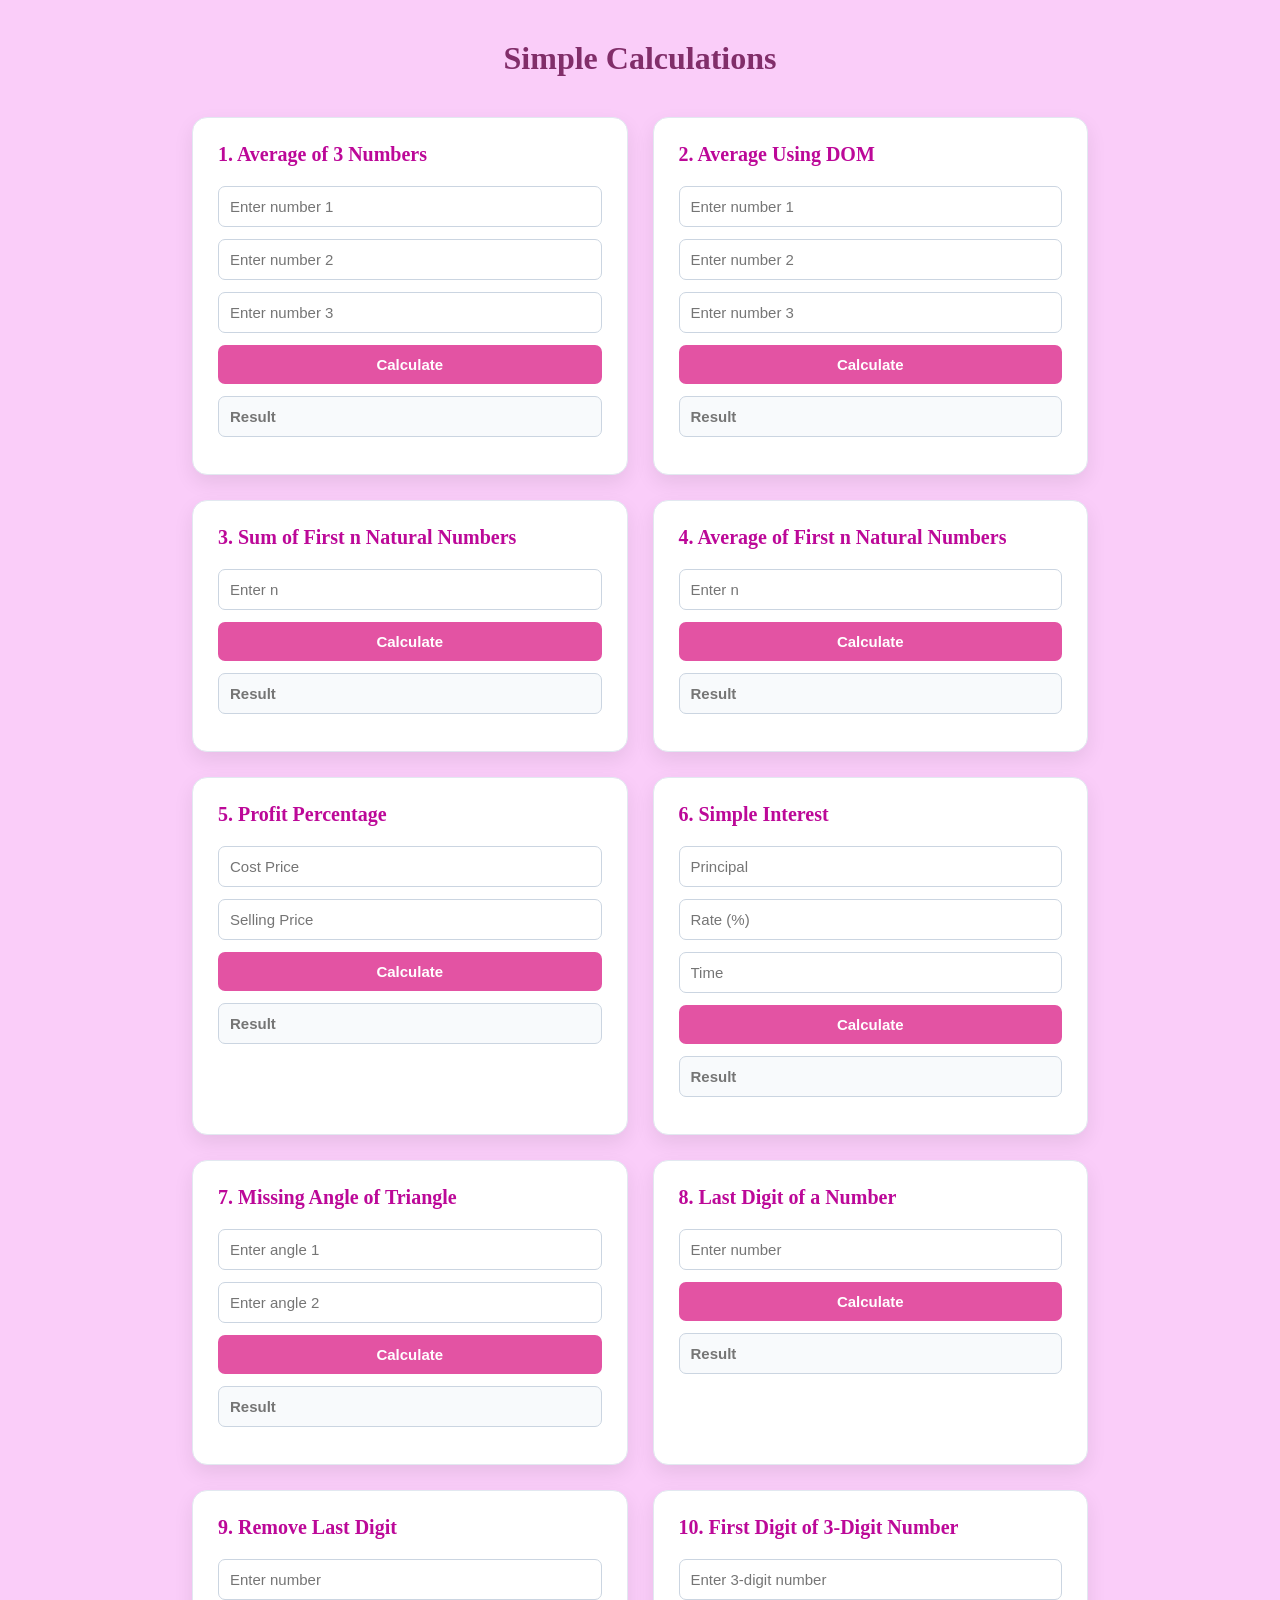
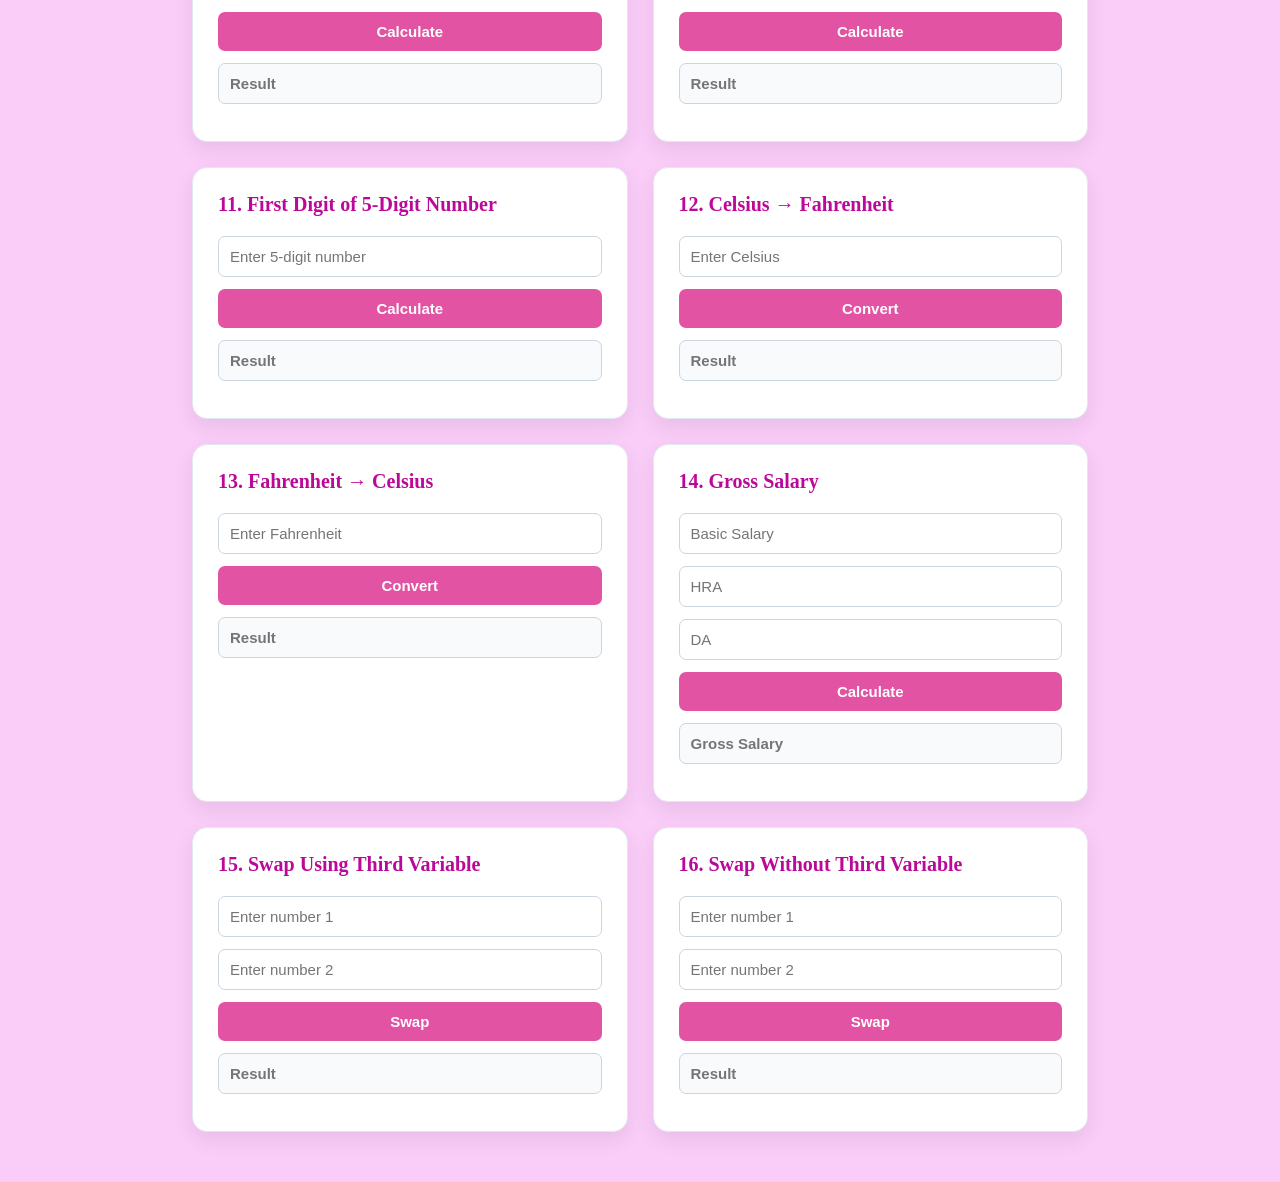
<file: 16 Logics/index.html>
<!doctype html>
<html lang="en">
  <head>
    <meta charset="UTF-8" />
    <meta name="viewport" content="width=device-width, initial-scale=1.0" />
    <title>Logic Building Tasks</title>
    <link rel="stylesheet" href="logic_sty.css" />
  </head>
  <body>
    <h1>Simple Calculations</h1>
    <div class="container">
      <div class="card">
        <h2>1. Average of 3 Numbers</h2>
        <input type="number" id="avg1" placeholder="Enter number 1" />
        <input type="number" id="avg2" placeholder="Enter number 2" />
        <input type="number" id="avg3" placeholder="Enter number 3" />
        <button onclick="average()">Calculate</button>
        <input type="text" id="avgResult" placeholder="Result" readonly />
      </div>
      <div class="card">
        <h2>2. Average Using DOM</h2>
        <input type="number" id="dom1" placeholder="Enter number 1" />
        <input type="number" id="dom2" placeholder="Enter number 2" />
        <input type="number" id="dom3" placeholder="Enter number 3" />
        <button onclick="averageDOM()">Calculate</button>
        <input type="text" id="domResult" placeholder="Result" readonly />
      </div>
      <div class="card">
        <h2>3. Sum of First n Natural Numbers</h2>
        <input type="number" id="sumN" placeholder="Enter n" />
        <button onclick="sumNatural()">Calculate</button>
        <input type="text" id="sumResult" placeholder="Result" readonly />
      </div>
      <div class="card">
        <h2>4. Average of First n Natural Numbers</h2>
        <input type="number" id="avgN" placeholder="Enter n" />
        <button onclick="averageNatural()">Calculate</button>
        <input type="text" id="avgNResult" placeholder="Result" readonly />
      </div>
      <div class="card">
        <h2>5. Profit Percentage</h2>
        <input type="number" id="cp" placeholder="Cost Price" />
        <input type="number" id="sp" placeholder="Selling Price" />
        <button onclick="profitPercentage()">Calculate</button>
        <input type="text" id="profitResult" placeholder="Result" readonly />
      </div>
      <div class="card">
        <h2>6. Simple Interest</h2>
        <input type="number" id="principal" placeholder="Principal" />
        <input type="number" id="rate" placeholder="Rate (%)" />
        <input type="number" id="time" placeholder="Time" />
        <button onclick="simpleInterest()">Calculate</button>
        <input type="text" id="siResult" placeholder="Result" readonly />
      </div>
      <div class="card">
        <h2>7. Missing Angle of Triangle</h2>
        <input type="number" id="angle1" placeholder="Enter angle 1" />
        <input type="number" id="angle2" placeholder="Enter angle 2" />
        <button onclick="missingAngle()">Calculate</button>
        <input type="text" id="angleResult" placeholder="Result" readonly />
      </div>
      <div class="card">
        <h2>8. Last Digit of a Number</h2>
        <input type="number" id="lastNum" placeholder="Enter number" />
        <button onclick="lastDigit()">Calculate</button>
        <input type="text" id="lastResult" placeholder="Result" readonly />
      </div>
      <div class="card">
        <h2>9. Remove Last Digit</h2>
        <input type="number" id="removeNum" placeholder="Enter number" />
        <button onclick="removeLastDigit()">Calculate</button>
        <input type="text" id="removeResult" placeholder="Result" readonly />
      </div>
      <div class="card">
        <h2>10. First Digit of 3-Digit Number</h2>
        <input type="number" id="threeDigit" placeholder="Enter 3-digit number"/>
        <button onclick="firstDigit3()">Calculate</button>
        <input type="text" id="threeResult" placeholder="Result" readonly />
      </div>
      <div class="card">
        <h2>11. First Digit of 5-Digit Number</h2>
        <input type="number" id="fiveDigit" placeholder="Enter 5-digit number"/>
        <button onclick="firstDigit5()">Calculate</button>
        <input type="text" id="fiveResult" placeholder="Result" readonly />
      </div>
      <div class="card">
        <h2>12. Celsius → Fahrenheit</h2>
        <input type="number" id="celsius" placeholder="Enter Celsius" />
        <button onclick="celsiusToFahrenheit()">Convert</button>
        <input type="text" id="celsiusResult" placeholder="Result" readonly />
      </div>
      <div class="card">
        <h2>13. Fahrenheit → Celsius</h2>
        <input type="number" id="fahrenheit" placeholder="Enter Fahrenheit" />
        <button onclick="fahrenheitToCelsius()">Convert</button>
        <input
          type="text" id="fahrenheitResult" placeholder="Result" readonly/>
      </div>
      <div class="card">
        <h2>14. Gross Salary</h2>
        <input type="number" id="basic" placeholder="Basic Salary" />
        <input type="number" id="hra" placeholder="HRA" />
        <input type="number" id="da" placeholder="DA" />
        <button onclick="grossSalary()">Calculate</button>
        <input type="text" id="salaryResult" placeholder="Gross Salary"readonly/>
      </div>
      <div class="card">
        <h2>15. Swap Using Third Variable</h2>
        <input type="number" id="swap1" placeholder="Enter number 1" />
        <input type="number" id="swap2" placeholder="Enter number 2" />
        <button onclick="swapWithThird()">Swap</button>
        <input type="text" id="swapThirdResult" placeholder="Result" readonly />
      </div>
      <div class="card">
        <h2>16. Swap Without Third Variable</h2>
        <input type="number" id="swapNo1" placeholder="Enter number 1" />
        <input type="number" id="swapNo2" placeholder="Enter number 2" />
        <button onclick="swapWithoutThird()">Swap</button>
        <input type="text" id="swapNoResult" placeholder="Result" readonly />
      </div>
    </div>
    <script src="logic_spt.js"></script>
  </body>
</html>
</file>
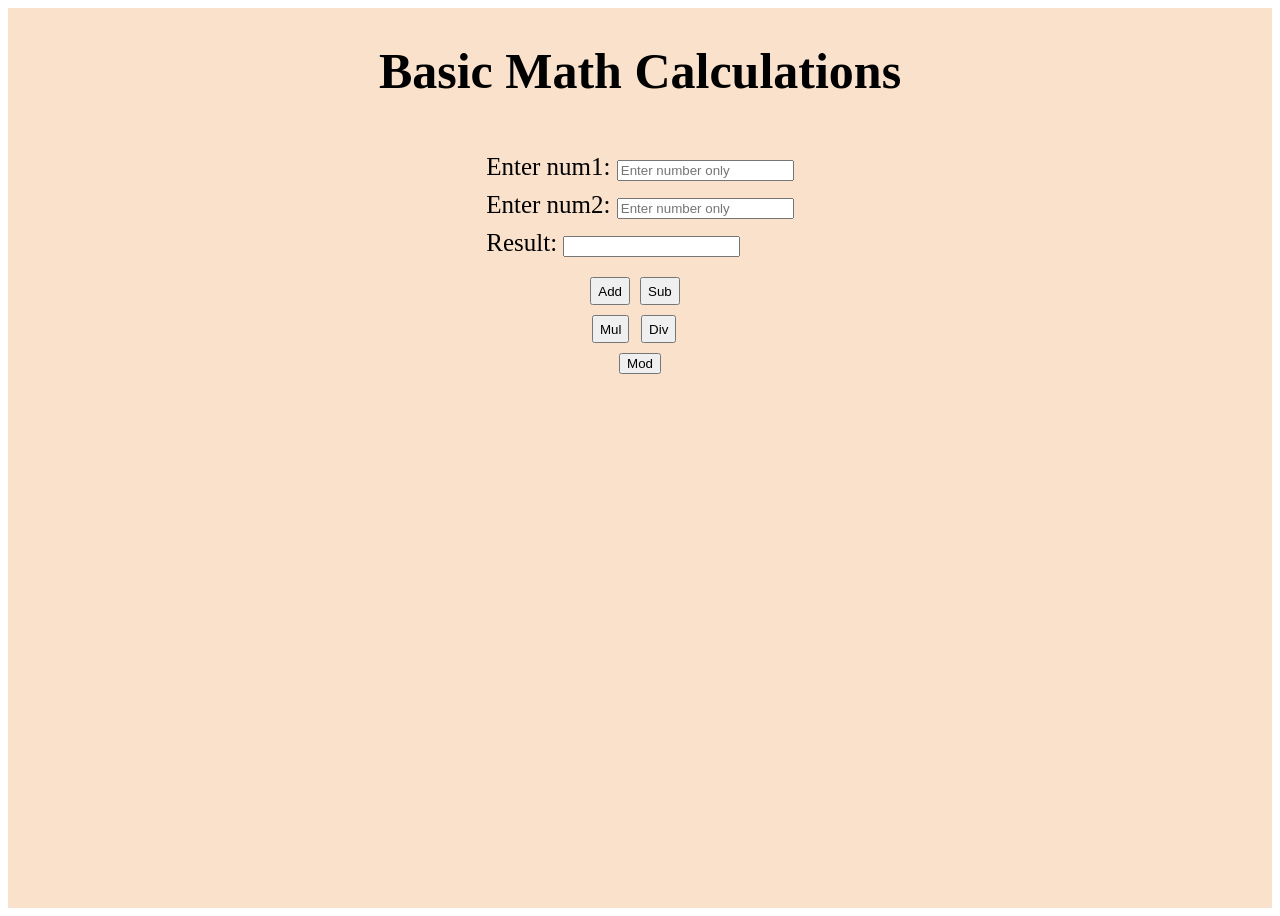
<file: Arthemetic Calculations UI/index.html>
<!doctype html>
<html lang="en">
  <head>
    <meta charset="UTF-8" />
    <meta name="viewport" content="width=device-width, initial-scale=1.0" />
    <title>Document</title>
    <style>
        #box{
            height: 100vh;
            background-color:rgb(249, 225, 204) ;
            display:flex;
            flex-direction: column;
            align-items: center;
            gap: 20px;
            font-family: Georgia;
            font-size: 25px;
        }
        #one{
           display: flex;
            flex-direction: column;
            gap: 10px;
        }   
        #two{
            display: flex;
            flex-direction: column;
            gap: 10px;
        }    
        #t_one{
            display: flex;
            justify-content: space-around;
            gap: 10px;
        } 
        #t_two{
            display: flex;
            justify-content: space-evenly;
            gap: 10px;
        } 
        #t_three{
            display: flex;
            justify-content: space-around;
            gap: 10px;
        } 
    </style>
  </head>
  <body>
    <div id="box">
        <h1>Basic Math Calculations</h1>
        <div id="one">
            <div>
                <label>Enter num1: </label>
                <input type="text" placeholder="Enter number only" id="num1" />
            </div>
            <div>
                <label>Enter num2: </label>
                <input type="text" placeholder="Enter number only" id="num2" />
            </div>
            <div>
                <label>Result: </label>
                <input type="text" id="res" readonly /><br />
            </div>
        </div>
        <div id="two">
           <div id="t_one">
                <button onclick="addTwonums()">Add</button>
                <button onclick="subTwonums()">Sub</button><br>
           </div>
           <div id="t_two">
                <button onclick="mulTwonums()">Mul</button>
                <button onclick="DivTwonums()">Div</button><br>
           </div>
           <div id="t_three">
             <button onclick="ModTwonums()">Mod</button>
           </div>
        </div>
    </div>

    <script>
      function addTwonums() {
        var n1 = parseInt(document.getElementById("num1").value);
        var n2 = parseInt(document.getElementById("num2").value);
        var sum = n1 + n2;
        document.getElementById("res").value = sum;
      }
      function subTwonums() {
        var n1 = parseInt(document.getElementById("num1").value);
        var n2 = parseInt(document.getElementById("num2").value);
        var diff = n1 - n2;
        document.getElementById("res").value = diff;
      }
      function mulTwonums() {
        var n1 = parseInt(document.getElementById("num1").value);
        var n2 = parseInt(document.getElementById("num2").value);
        var mul = n1 * n2;
        document.getElementById("res").value = mul;
      }
      function DivTwonums() {
        var n1 = parseInt(document.getElementById("num1").value);
        var n2 = parseInt(document.getElementById("num2").value);
        var div = n1 / n2;
        document.getElementById("res").value = div;
      }
      function ModTwonums() {
        var n1 = parseInt(document.getElementById("num1").value);
        var n2 = parseInt(document.getElementById("num2").value);
        var remainder = n1 % n2;
        document.getElementById("res").value = remainder;
      }
    </script>
  </body>
</html>
</file>
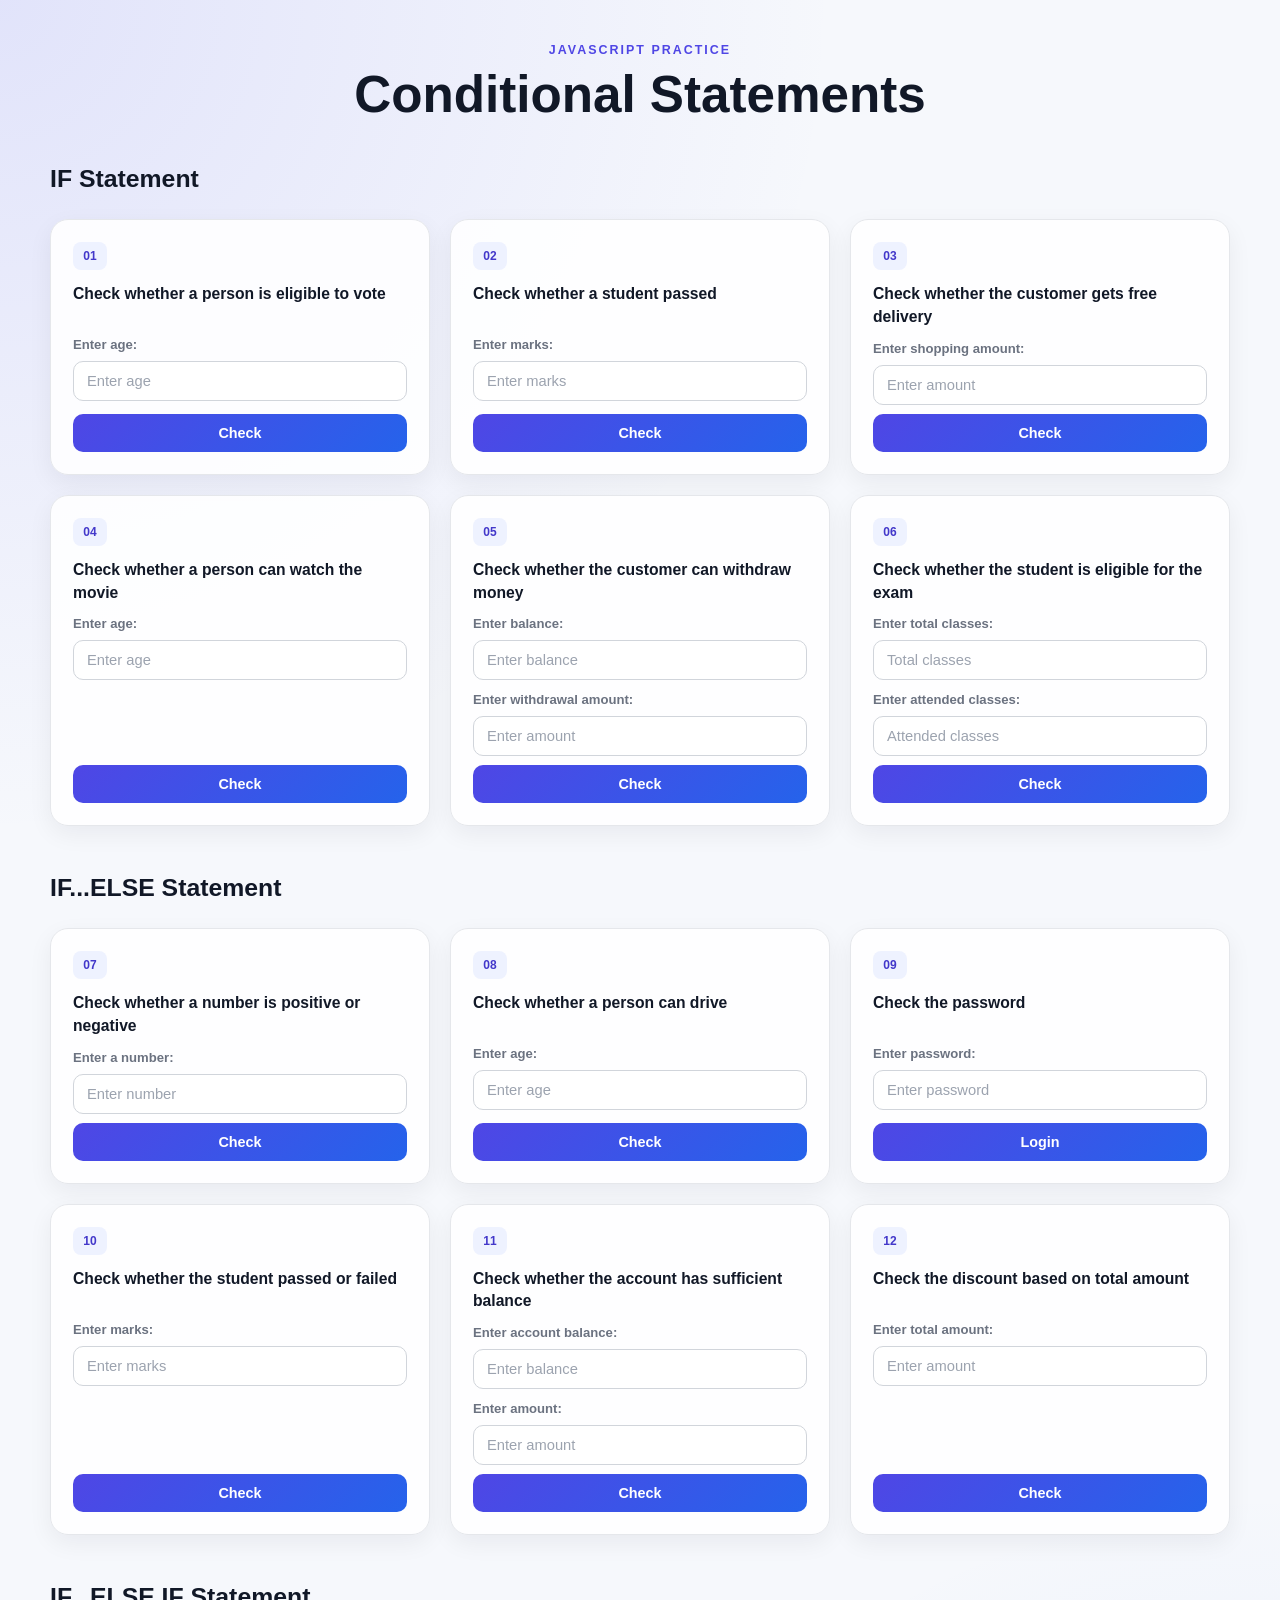
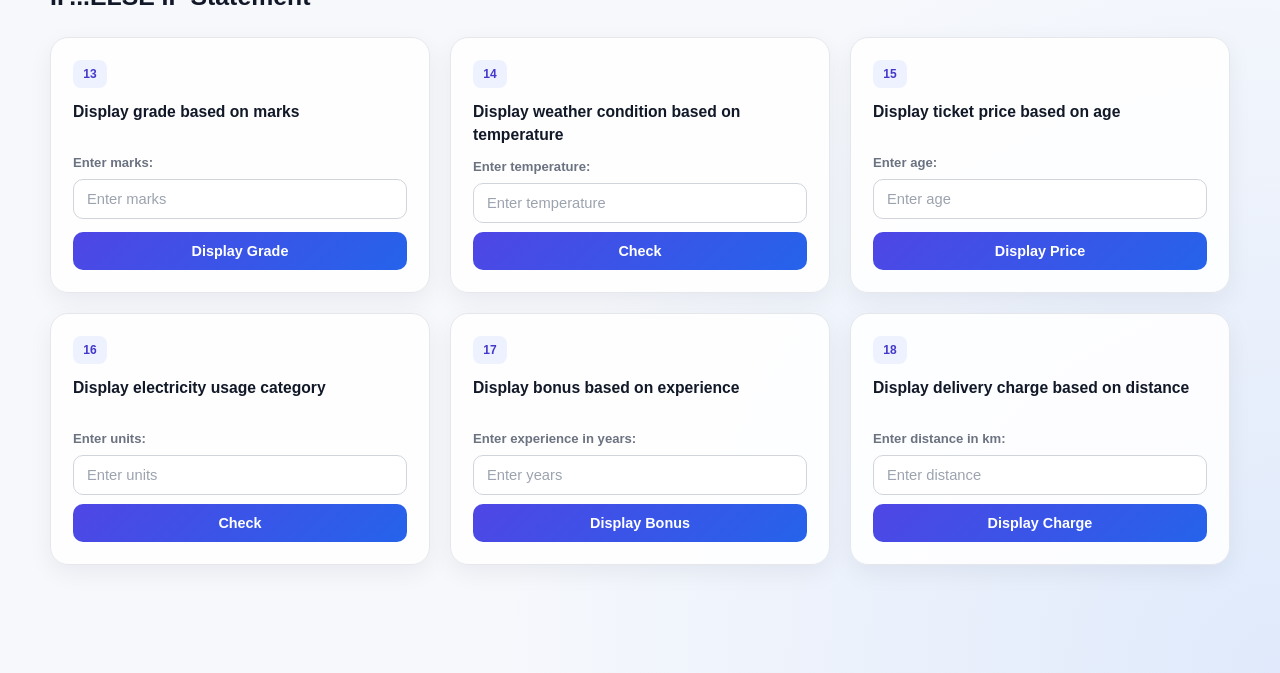
<file: conditional Statement task UI/index.html>
<!DOCTYPE html>
<html lang="en">
<head>
    <meta charset="UTF-8">
    <meta name="viewport" content="width=device-width, initial-scale=1.0">
    <title>JavaScript Conditional Statements</title>
    <link rel="stylesheet" href="style.css">
</head>
<body>

    <main class="container">
        <header class="page-header">
            <p class="eyebrow">JAVASCRIPT PRACTICE</p>
            <h1>Conditional Statements</h1>
        </header>

        <section class="topic-section">
            <div class="section-heading">
                <div>
                    <h2>IF Statement</h2>
                </div>
            </div>

            <div class="exercise-grid">
                <article class="exercise-card">
                    <span class="exercise-number">01</span>
                    <label>Check whether a person is eligible to vote</label>
                    <label>Enter age:</label>
                    <input type="number" id="num1" placeholder="Enter age">
                    <button onclick="checkVotingAge()">Check</button>
                </article>

                <article class="exercise-card">
                    <span class="exercise-number">02</span>
                    <label>Check whether a student passed</label>
                    <label>Enter marks:</label>
                    <input type="number" id="num2" placeholder="Enter marks">
                    <button onclick="checkPass()">Check</button>
                </article>

                <article class="exercise-card">
                    <span class="exercise-number">03</span>
                    <label>Check whether the customer gets free delivery</label>
                    <label>Enter shopping amount:</label>
                    <input type="number" id="num3" placeholder="Enter amount">
                    <button onclick="checkFreeDelivery()">Check</button>
                </article>

                <article class="exercise-card">
                    <span class="exercise-number">04</span>
                    <label>Check whether a person can watch the movie</label>
                    <label>Enter age:</label>
                    <input type="number" id="num4" placeholder="Enter age">
                    <button onclick="checkMovieAge()">Check</button>
                </article>

                <article class="exercise-card">
                    <span class="exercise-number">05</span>
                    <label>Check whether the customer can withdraw money</label>
                    <label>Enter balance:</label>
                    <input type="number" id="num5" placeholder="Enter balance">
                    <label>Enter withdrawal amount:</label>
                    <input type="number" id="withdrawalAmount" placeholder="Enter amount">
                    <button onclick="checkWithdrawal()">Check</button>
                </article>

                <article class="exercise-card">
                    <span class="exercise-number">06</span>
                    <label>Check whether the student is eligible for the exam</label>
                    <label>Enter total classes:</label>
                    <input type="number" id="num6" placeholder="Total classes">
                    <label>Enter attended classes:</label>
                    <input type="number" id="attendedClasses" placeholder="Attended classes">
                    <button onclick="checkAttendance()">Check</button>
                </article>
            </div>
        </section>

        <section class="topic-section">
            <div class="section-heading">
                <div>
                    <h2>IF...ELSE Statement</h2>
                </div>
            </div>

            <div class="exercise-grid">
                <article class="exercise-card">
                    <span class="exercise-number">07</span>
                    <label>Check whether a number is positive or negative</label>
                    <label>Enter a number:</label>
                    <input type="number" id="num7" placeholder="Enter number">
                    <button onclick="checkPositiveNegative()">Check</button>
                </article>

                <article class="exercise-card">
                    <span class="exercise-number">08</span>
                    <label>Check whether a person can drive</label>
                    <label>Enter age:</label>
                    <input type="number" id="num8" placeholder="Enter age">
                    <button onclick="checkDrivingAge()">Check</button>
                </article>

                <article class="exercise-card">
                    <span class="exercise-number">09</span>
                    <label>Check the password</label>
                    <label>Enter password:</label>
                    <input type="text" id="num9" placeholder="Enter password">
                    <button onclick="checkPassword()">Login</button>
                </article>

                <article class="exercise-card">
                    <span class="exercise-number">10</span>
                    <label>Check whether the student passed or failed</label>
                    <label>Enter marks:</label>
                    <input type="number" id="num10" placeholder="Enter marks">
                    <button onclick="checkStudentResult()">Check</button>
                </article>

                <article class="exercise-card">
                    <span class="exercise-number">11</span>
                    <label>Check whether the account has sufficient balance</label>
                    <label>Enter account balance:</label>
                    <input type="number" id="num11" placeholder="Enter balance">
                    <label>Enter amount:</label>
                    <input type="number" id="amount" placeholder="Enter amount">
                    <button onclick="checkBalance()">Check</button>
                </article>

                <article class="exercise-card">
                    <span class="exercise-number">12</span>
                    <label>Check the discount based on total amount</label>
                    <label>Enter total amount:</label>
                    <input type="number" id="num12" placeholder="Enter amount">
                    <button onclick="checkDiscount()">Check</button>
                </article>
            </div>
        </section>

        <section class="topic-section">
            <div class="section-heading">
                <div>
                    <h2>IF...ELSE IF Statement</h2>
                </div>
            </div>

            <div class="exercise-grid">
                <article class="exercise-card">
                    <span class="exercise-number">13</span>
                    <label>Display grade based on marks</label>
                    <label>Enter marks:</label>
                    <input type="number" id="num13" placeholder="Enter marks">
                    <button onclick="displayGrade()">Display Grade</button>
                </article>

                <article class="exercise-card">
                    <span class="exercise-number">14</span>
                    <label>Display weather condition based on temperature</label>
                    <label>Enter temperature:</label>
                    <input type="number" id="num14" placeholder="Enter temperature">
                    <button onclick="checkTemperature()">Check</button>
                </article>

                <article class="exercise-card">
                    <span class="exercise-number">15</span>
                    <label>Display ticket price based on age</label>
                    <label>Enter age:</label>
                    <input type="number" id="num15" placeholder="Enter age">
                    <button onclick="displayTicketPrice()">Display Price</button>
                </article>

                <article class="exercise-card">
                    <span class="exercise-number">16</span>
                    <label>Display electricity usage category</label>
                    <label>Enter units:</label>
                    <input type="number" id="num16" placeholder="Enter units">
                    <button onclick="checkElectricityUsage()">Check</button>
                </article>

                <article class="exercise-card">
                    <span class="exercise-number">17</span>
                    <label>Display bonus based on experience</label>
                    <label>Enter experience in years:</label>
                    <input type="number" id="num17" placeholder="Enter years">
                    <button onclick="displayBonus()">Display Bonus</button>
                </article>

                <article class="exercise-card">
                    <span class="exercise-number">18</span>
                    <label>Display delivery charge based on distance</label>
                    <label>Enter distance in km:</label>
                    <input type="number" id="num18" placeholder="Enter distance">
                    <button onclick="displayDeliveryCharge()">Display Charge</button>
                </article>
            </div>
        </section>
    </main>

    <script>
        // IF STATEMENT

        // 1. Voting eligibility
        function checkVotingAge() {
            let age = parseInt(document.getElementById("num1").value);

            if (age >= 18) {
                document.write("You are eligible to vote.");
            }
        }

        // 2. Student passed
        function checkPass() {
            let marks = parseInt(document.getElementById("num2").value);

            if (marks >= 40) {
                document.write("Student passed.");
            }
        }

        // 3. Free delivery
        function checkFreeDelivery() {
            let shoppingAmount = parseInt(document.getElementById("num3").value);

            if (shoppingAmount >= 500) {
                document.write("You get free delivery.");
            }
        }

        // 4. Movie eligibility
        function checkMovieAge() {
            let customerAge = parseInt(document.getElementById("num4").value);

            if (customerAge >= 18) {
                document.write("You can watch the movie.");
            }
        }

        // 5. Withdrawal eligibility
        function checkWithdrawal() {
            let balance = parseInt(document.getElementById("num5").value);
            let withdrawalAmount = parseInt(document.getElementById("withdrawalAmount").value);

            if (balance >= withdrawalAmount) {
                document.write("You can withdraw the money.");
            }
        }

        // 6. Exam eligibility based on attendance
        function checkAttendance() {
            let totalClasses = parseInt(document.getElementById("num6").value);
            let attendedClasses = parseInt(document.getElementById("attendedClasses").value);

            let attendance = (attendedClasses / totalClasses) * 100;

            if (attendance >= 75) {
                document.write("Student is eligible for the exam.");
            }
        }

        //--------------------------------------------------------------
        // IF ELSE STATEMENT

        // 7. Positive or negative
        function checkPositiveNegative() {
            let number = parseInt(document.getElementById("num7").value);

            if (number >= 0) {
                document.write("The number is positive.");
            } else {
                document.write("The number is negative.");
            }
        }

        // 8. Driving eligibility
        function checkDrivingAge() {
            let drivingAge = parseInt(document.getElementById("num8").value);

            if (drivingAge >= 18) {
                document.write("You can drive.");
            } else {
                document.write("You cannot drive yet.");
            }
        }

        // 9. Password checking
        function checkPassword() {
            let password = document.getElementById("num9").value;

            if (password == "hello123") {
                document.write("Login successful.");
            } else {
                document.write("Incorrect password.");
            }
        }

        // 10. Pass or fail
        function checkStudentResult() {
            let studentMarks = parseInt(document.getElementById("num10").value);

            if (studentMarks >= 40) {
                document.write("Pass");
            } else {
                document.write("Fail");
            }
        }

        // 11. Sufficient balance
        function checkBalance() {
            let accountBalance = parseInt(document.getElementById("num11").value);
            let amount = parseInt(document.getElementById("amount").value);

            if (accountBalance >= amount) {
                document.write("Please collect your cash.");
            } else {
                document.write("Insufficient balance.");
            }
        }

        // 12. Discount
        function checkDiscount() {
            let totalAmount = parseInt(document.getElementById("num12").value);

            if (totalAmount >= 2000) {
                document.write("You get a 20% discount.");
            } else {
                document.write("You get a 10% discount.");
            }
        }

        //--------------------------------------------------------------
        // IF ELSE IF STATEMENT

        // 13. Grade calculation
        function displayGrade() {
            let marksObtained = parseInt(document.getElementById("num13").value);

            if (marksObtained >= 90) {
                document.write("Grade A+");
            } else if (marksObtained >= 75) {
                document.write("Grade A");
            } else if (marksObtained >= 60) {
                document.write("Grade B");
            } else {
                document.write("Grade C");
            }
        }

        // 14. Temperature category
        function checkTemperature() {
            let temperature = parseInt(document.getElementById("num14").value);

            if (temperature >= 35) {
                document.write("Very hot");
            } else if (temperature >= 25) {
                document.write("Warm weather");
            } else if (temperature >= 15) {
                document.write("Cool weather");
            }
        }

        // 15. Ticket price
        function displayTicketPrice() {
            let personAge = parseInt(document.getElementById("num15").value);

            if (personAge < 5) {
                document.write("Ticket is free.");
            } else if (personAge < 18) {
                document.write("Ticket price is ₹100.");
            } else if (personAge < 60) {
                document.write("Ticket price is ₹200.");
            } else {
                document.write("Ticket price is ₹120.");
            }
        }

        // 16. Electricity usage
        function checkElectricityUsage() {
            let units = parseInt(document.getElementById("num16").value);

            if (units <= 100) {
                document.write("Low electricity usage.");
            } else if (units <= 200) {
                document.write("Moderate electricity usage.");
            } else if (units <= 300) {
                document.write("High electricity usage.");
            } else {
                document.write("Very high electricity usage.");
            }
        }

        // 17. Bonus based on experience
        function displayBonus() {
            let experience = parseInt(document.getElementById("num17").value);

            if (experience < 2) {
                document.write("Bonus: ₹5,000");
            } else if (experience < 5) {
                document.write("Bonus: ₹10,000");
            } else if (experience < 8) {
                document.write("Bonus: ₹20,000");
            } else {
                document.write("Bonus: ₹30,000");
            }
        }

        // 18. Delivery charge
        function displayDeliveryCharge() {
            let distance = parseInt(document.getElementById("num18").value);

            if (distance <= 5) {
                document.write("Delivery charge: ₹30");
            } else if (distance <= 10) {
                document.write("Delivery charge: ₹50");
            } else if (distance <= 20) {
                document.write("Delivery charge: ₹80");
            } else {
                document.write("Delivery charge: ₹120");
            }
        }

    </script>
</body>
</html>
</file>
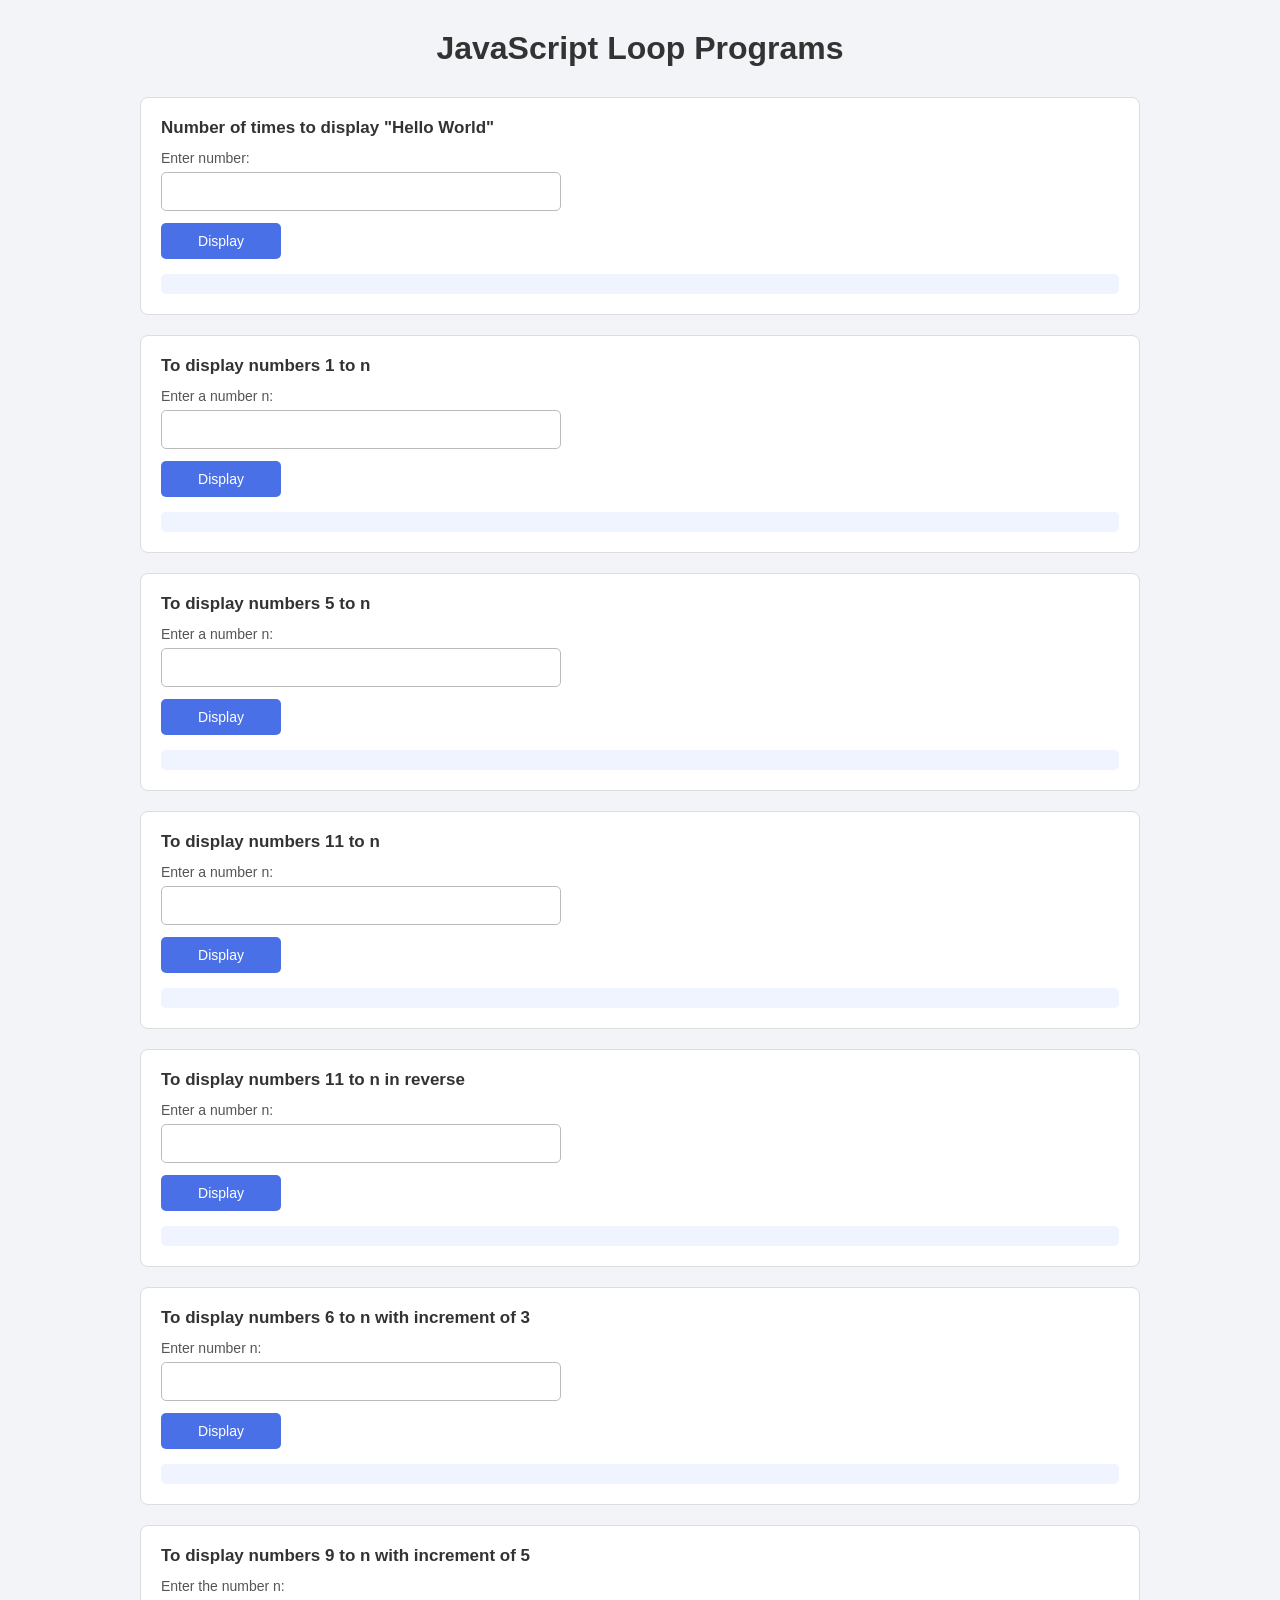
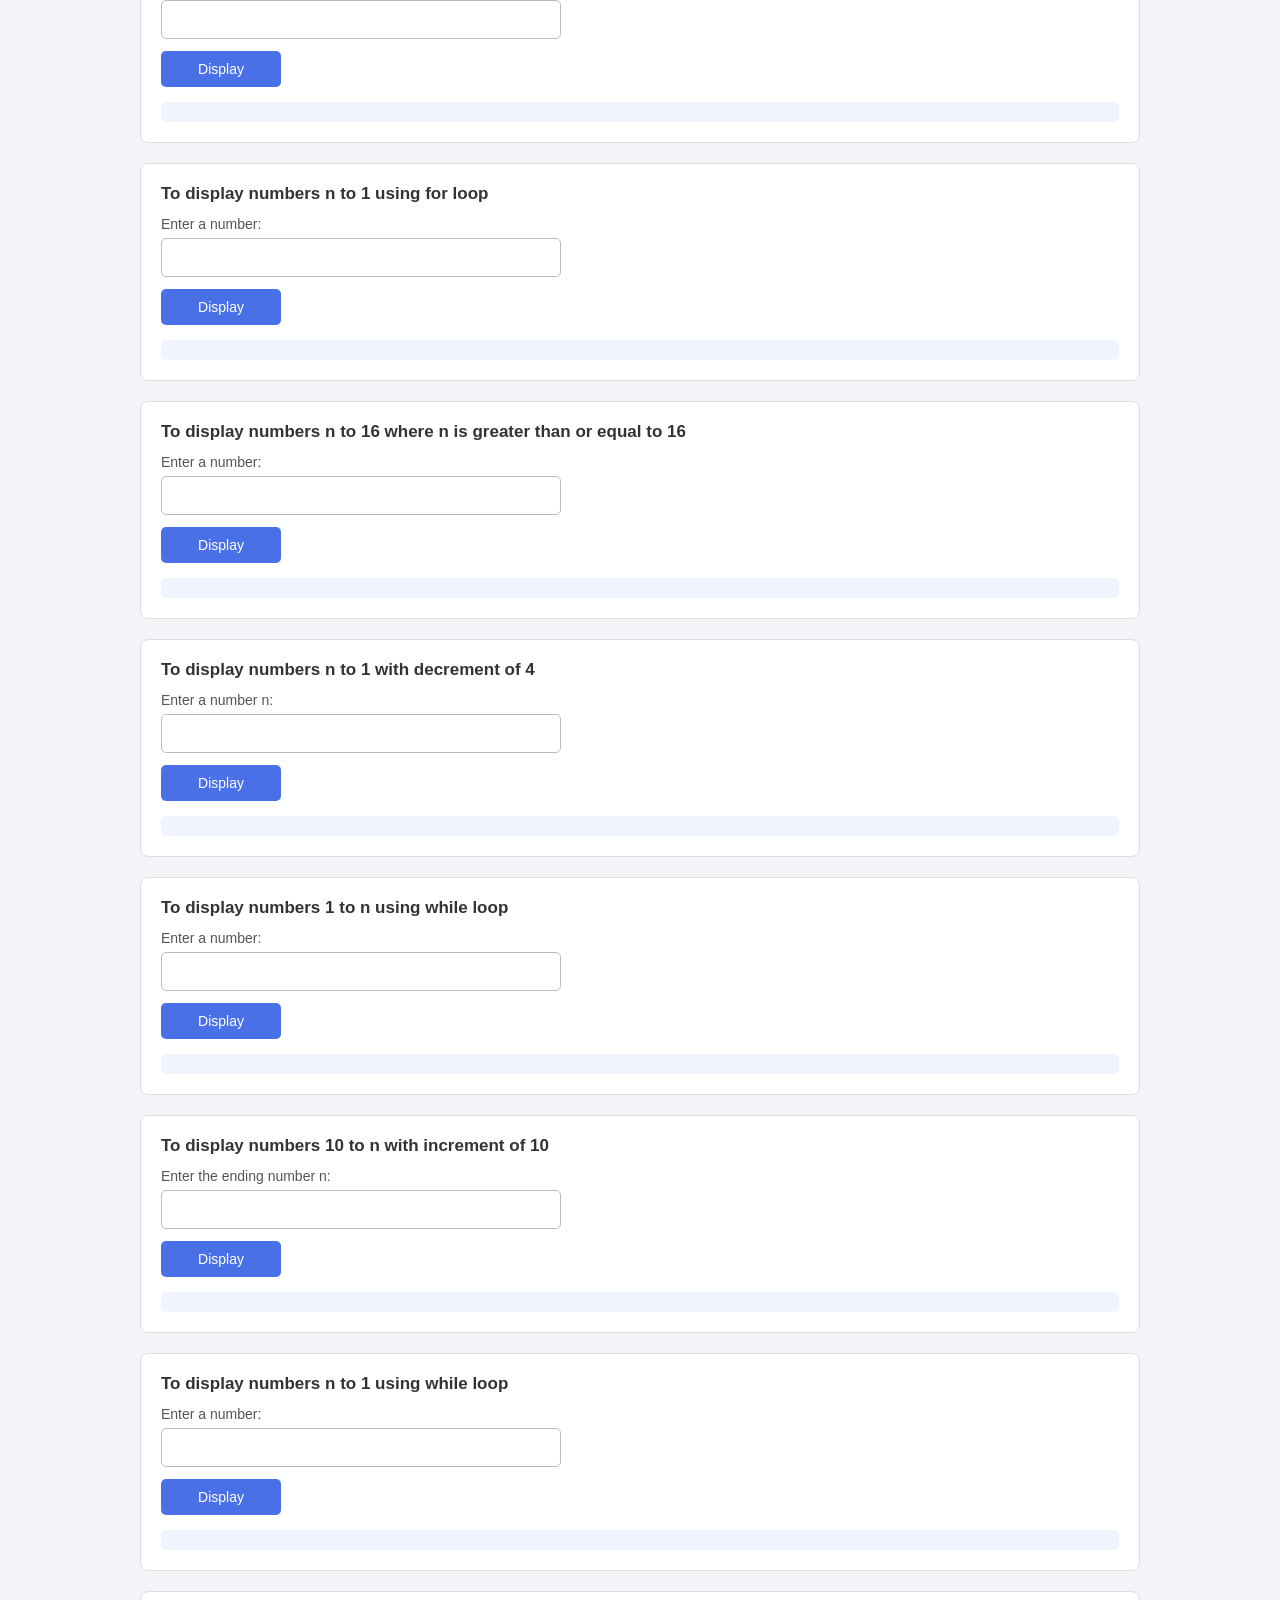
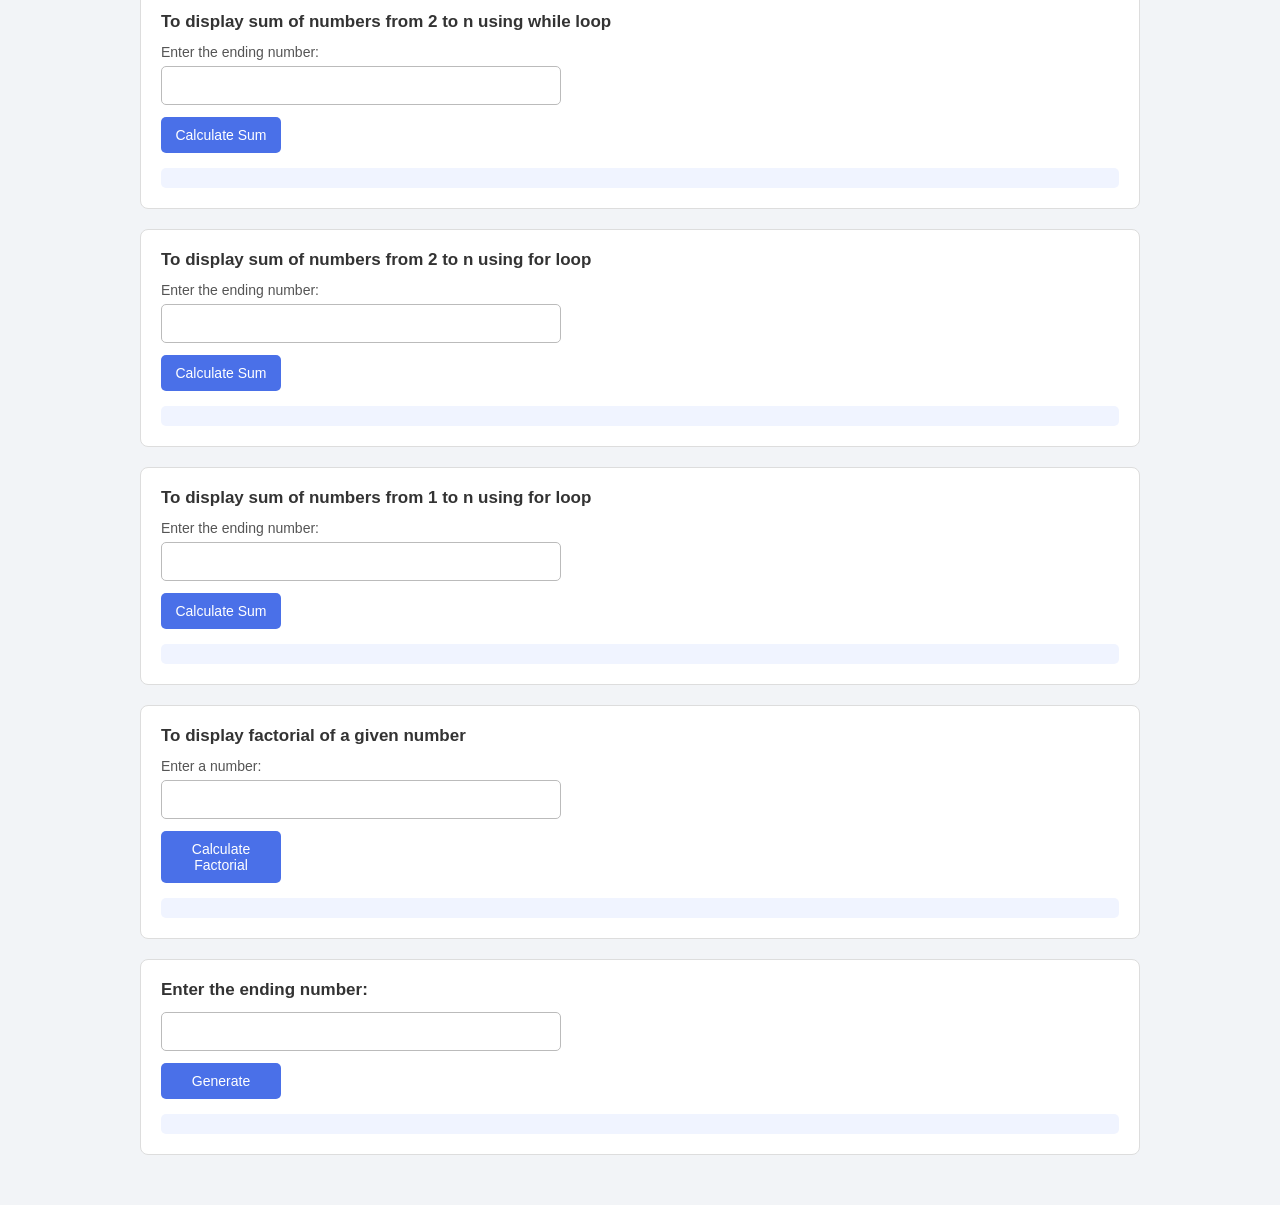
<file: Loop UI/index.html>
<!DOCTYPE html>
<html lang="en">
<head>
    <meta charset="UTF-8">
    <meta name="viewport" content="width=device-width, initial-scale=1.0">
    <title>JavaScript Loop Programs</title>
    <link rel="stylesheet" href="style.css">
</head>
<body>

    <div class="container">

        <h1>JavaScript Loop Programs</h1>

        <div class="program">
            <label>Number of times to display "Hello World"</label>
            <label>Enter number:</label>
            <input type="number" id="num1">
            <button onclick="displayHello()">Display</button>
            <p id="result1" class="result"></p>
        </div>

        <div class="program">
            <label>To display numbers 1 to n</label>
            <label>Enter a number n:</label>
            <input type="number" id="num2">
            <button onclick="displayNumbers()">Display</button>
            <p id="result2" class="result"></p>
        </div>

        <div class="program">
            <label>To display numbers 5 to n</label>
            <label>Enter a number n:</label>
            <input type="number" id="num3">
            <button onclick="display5ton()">Display</button>
            <p id="result3" class="result"></p>
        </div>

        <div class="program">
            <label>To display numbers 11 to n</label>
            <label>Enter a number n:</label>
            <input type="number" id="num4">
            <button onclick="display11ton()">Display</button>
            <p id="result4" class="result"></p>
        </div>

        <div class="program">
            <label>To display numbers 11 to n in reverse</label>
            <label>Enter a number n:</label>
            <input type="number" id="num5">
            <button onclick="displayndownto11()">Display</button>
            <p id="result5" class="result"></p>
        </div>

        <div class="program">
            <label>To display numbers 6 to n with increment of 3</label>
            <label>Enter number n:</label>
            <input type="number" id="num6">
            <button onclick="display6ton()">Display</button>
            <p id="result6" class="result"></p>
        </div>

        <div class="program">
            <label>To display numbers 9 to n with increment of 5</label>
            <label>Enter the number n:</label>
            <input type="number" id="num7">
            <button onclick="display9ton()">Display</button>
            <p id="result7" class="result"></p>
        </div>

        <div class="program">
            <label>To display numbers n to 1 using for loop</label>
            <label>Enter a number:</label>
            <input type="number" id="num8">
            <button onclick="displaynto1()">Display</button>
            <p id="result8" class="result"></p>
        </div>

        <div class="program">
            <label>To display numbers n to 16 where n is greater than or equal to 16</label>
            <label>Enter a number:</label>
            <input type="number" id="num9">
            <button onclick="displayndownto16()">Display</button>
            <p id="result9" class="result"></p>
        </div>

        <div class="program">
            <label>To display numbers n to 1 with decrement of 4</label>
            <label>Enter a number n:</label>
            <input type="number" id="num10">
            <button onclick="display14downto2()">Display</button>
            <p id="result10" class="result"></p>
        </div>

        <div class="program">
            <label>To display numbers 1 to n using while loop</label>
            <label>Enter a number:</label>
            <input type="number" id="num11">
            <button onclick="display1tonwhile()">Display</button>
            <p id="result11" class="result"></p>
        </div>

        <div class="program">
            <label>To display numbers 10 to n with increment of 10</label>
            <label>Enter the ending number n:</label>
            <input type="number" id="num12">
            <button onclick="multiplesof10()">Display</button>
            <p id="result12" class="result"></p>
        </div>

        <div class="program">
            <label>To display numbers n to 1 using while loop</label>
            <label>Enter a number:</label>
            <input type="number" id="num13">
            <button onclick="ndownto1()">Display</button>
            <p id="result13" class="result"></p>
        </div>

        <div class="program">
            <label>To display sum of numbers from 2 to n using while loop</label>
            <label>Enter the ending number:</label>
            <input type="number" id="num14">
            <button onclick="calculateSum2ton()">Calculate Sum</button>
            <p id="result14" class="result"></p>
        </div>

        <div class="program">
            <label>To display sum of numbers from 2 to n using for loop</label>
            <label>Enter the ending number:</label>
            <input type="number" id="num15">
            <button onclick="calculateSum2tonfor()">Calculate Sum</button>
            <p id="result15" class="result"></p>
        </div>

        <div class="program">
            <label>To display sum of numbers from 1 to n using for loop</label>
            <label>Enter the ending number:</label>
            <input type="number" id="num16">
            <button onclick="calculateSum1ton()">Calculate Sum</button>
            <p id="result16" class="result"></p>
        </div>

        <div class="program">
            <label>To display factorial of a given number</label>
            <label>Enter a number:</label>
            <input type="number" id="num17">
            <button onclick="calculateFactorial()">Calculate Factorial</button>
            <p id="result17" class="result"></p>
        </div>

        <div class="program">
            <label>Enter the ending number:</label>
            <input type="number" id="num18">
            <button onclick="generateOutput()">Generate</button>
            <p id="result18" class="result"></p>
        </div>

    </div>

    <script>
        function displayHello() {
            let n = parseInt(document.getElementById("num1").value);
            let output = "";
            for (let i = 1; i <= n; i++) {
                output = output + "Hello World<br>";
            }
            document.getElementById("result1").innerHTML = output;
        }

        function displayNumbers() {
            let n = parseInt(document.getElementById("num2").value);
            let output = "";
            for (let i = 1; i <= n; i++) {
                output = output + i + "<br>";
            }
            document.getElementById("result2").innerHTML = output;
        }

        function display5ton() {
            let n = parseInt(document.getElementById("num3").value);
            let output = "";
            for (let i = 5; i <= n; i++) {
                output = output + i + "<br>";
            }
            document.getElementById("result3").innerHTML = output;
        }

        function display11ton() {
            let n = parseInt(document.getElementById("num4").value);
            let output = "";
            for (let i = 11; i <= n; i++) {
                output = output + i + "<br>";
            }
            document.getElementById("result4").innerHTML = output;
        }

        function displayndownto11() {
            let n = parseInt(document.getElementById("num5").value);
            let output = "";
            for (let i = n; i >= 11; i--) {
                output = output + i + "<br>";
            }
            document.getElementById("result5").innerHTML = output;
        }

        function display6ton() {
            let n = parseInt(document.getElementById("num6").value);
            let output = "";
            for (let i = 6; i <= n; i = i + 3) {
                output = output + i + "<br>";
            }
            document.getElementById("result6").innerHTML = output;
        }

        function display9ton() {
            let n = parseInt(document.getElementById("num7").value);
            let output = "";
            for (let i = 9; i <= n; i = i + 5) {
                output = output + i + "<br>";
            }
            document.getElementById("result7").innerHTML = output;
        }

        function displaynto1() {
            let n = parseInt(document.getElementById("num8").value);
            let output = "";
            for (let i = n; i >= 1; i--) {
                output = output + i + "<br>";
            }
            document.getElementById("result8").innerHTML = output;
        }

        function displayndownto16() {
            let n = parseInt(document.getElementById("num9").value);
            let output = "";
            for (let i = n; i >= 16; i--) {
                output = output + i + "<br>";
            }
            document.getElementById("result9").innerHTML = output;
        }

        function display14downto2() {
            let n = parseInt(document.getElementById("num10").value);
            let output = "";
            for (let i = n; i >= 2; i = i - 4) {
                output = output + i + "<br>";
            }
            document.getElementById("result10").innerHTML = output;
        }

        function display1tonwhile() {
            let n = parseInt(document.getElementById("num11").value);
            let i = 1;
            let output = "";

            while (i <= n) {
                output = output + i + "<br>";
                i = i + 1;
            }

            document.getElementById("result11").innerHTML = output;
        }

        function multiplesof10() {
            let n = parseInt(document.getElementById("num12").value);
            let i = 10;
            let output = "";

            while (i <= n) {
                output = output + i + "<br>";
                i = i + 10;
            }

            document.getElementById("result12").innerHTML = output;
        }

        function ndownto1() {
            let n = parseInt(document.getElementById("num13").value);
            let i = n;
            let output = "";

            while (i >= 1) {
                output = output + i + "<br>";
                i = i - 1;
            }

            document.getElementById("result13").innerHTML = output;
        }

        function calculateSum2ton() {
            let n = parseInt(document.getElementById("num14").value);
            let sum = 0;
            let i = 2;

            while (i <= n) {
                sum = sum + i;
                i = i + 1;
            }

            document.getElementById("result14").innerHTML = "Sum = " + sum;
        }

        function calculateSum2tonfor() {
            let n = parseInt(document.getElementById("num15").value);
            let sum = 0;

            for (let i = 2; i <= n; i = i + 1) {
                sum = sum + i;
            }

            document.getElementById("result15").innerHTML = "Sum = " + sum;
        }

        function calculateSum1ton() {
            let n = parseInt(document.getElementById("num16").value);
            let sum = 0;

            for (let i = 1; i <= n; i = i + 1) {
                sum = sum + i;
            }

            document.getElementById("result16").innerHTML = "Sum = " + sum;
        }

        function calculateFactorial() {
            let n = parseInt(document.getElementById("num17").value);
            let fact = 1;

            for (let i = n; i >= 1; i = i - 1) {
                fact = fact * i;
            }

            document.getElementById("result17").innerHTML = "Factorial = " + fact;
        }

        function generateOutput() {
            let n = parseInt(document.getElementById("num18").value);
            let output = "";

            for (let i = 1; i <= n; i++) {
                output = output + i;
            }

            document.getElementById("result18").innerHTML = output;
        }
    </script>

</body>
</html>
</file>
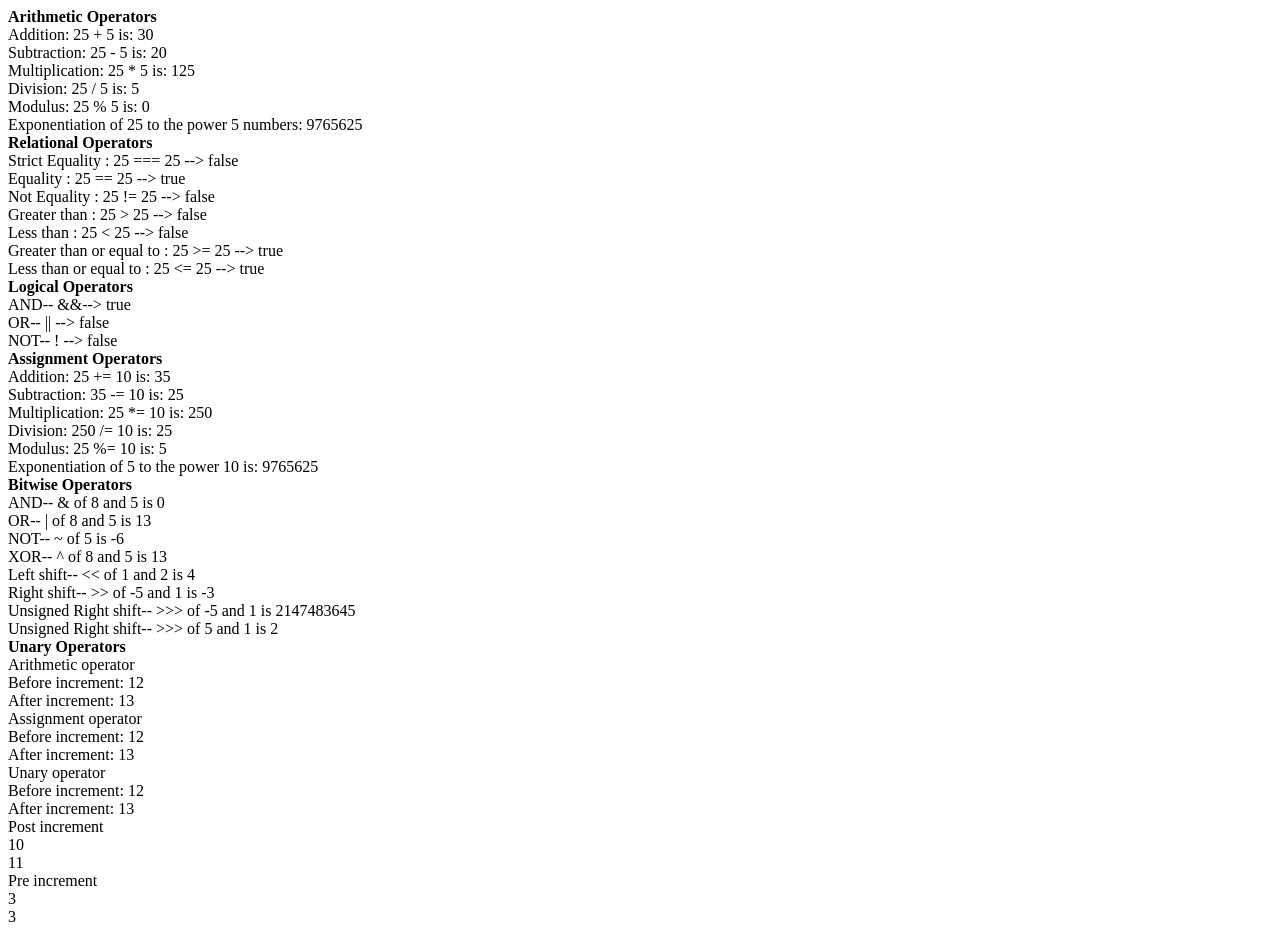
<file: operators/index.html>
<!DOCTYPE html>
<html lang="en">
<head>
    <meta charset="UTF-8">
    <meta name="viewport" content="width=device-width, initial-scale=1.0">
    <title>Document</title>
</head>
<body>
    <script>
        //Arithmetic operator
        document.write("<b>Arithmetic Operators</b>","</br>")
        var a=25;
        var b=5;
        document.write("Addition: ",a ," + ",b," is: ",a+b,"</br>");
        document.write("Subtraction: ",a ," - ",b," is: ",a-b,"</br>");
        document.write("Multiplication: ",a ," * ",b," is: ",a*b,"</br>");
        document.write("Division: ",a ," / ",b," is: ",a/b,"</br>");
        document.write("Modulus: ",a ," % ",b," is: ",a%b,"</br>");
        document.write("Exponentiation of ", a ," to the power ", b," numbers: ",a**b,"</br>");
        //Relational operators
        document.write("<b>Relational Operators</b>","</br>")
        var a=25;
        var b="25";
        document.write("Strict Equality : ",a ," === ",b," --> ",a===b,"</br>");
        document.write("Equality : ",a ," == ",b," --> ",a==b,"</br>");
        document.write("Not Equality : ",a ," != ",b," --> ",a!=b,"</br>");
        document.write("Greater than : ",a ," > ",b," --> ",a>b,"</br>");
        document.write("Less than : ",a ," < ",b," --> ",a<b,"</br>");
        document.write("Greater than or equal to : ", a ," >= ", b," --> ",a>=b,"</br>");
        document.write("Less than or equal to : ", a ," <= ", b," --> ",a>=b,"</br>");
        //Logical operators
        document.write("<b>Logical Operators</b>","</br>")
        var ch="k";
        document.write("AND-- &&" , "--> ",ch>="a" && ch<="z","</br>");
        document.write("OR-- ||  --> ",ch>="z" || ch<="h","</br>");
        document.write("NOT-- !  --> ",!ch,"</br>");
        //Assignment operators
        document.write("<b>Assignment Operators</b>","</br>")
        var a=25;
        var b=10;
        document.write("Addition: ",a ," += ",b," is: ",a+=b,"</br>");
        document.write("Subtraction: ",a ," -= ",b," is: ",a-=b,"</br>");
        document.write("Multiplication: ",a ," *= ",b," is: ",a*=b,"</br>");
        document.write("Division: ",a ," /= ",b," is: ",a/=b,"</br>");
        document.write("Modulus: ",a ," %= ",b," is: ",a%=b,"</br>");
        document.write("Exponentiation of ", a ," to the power ", b," is: ",a**=b,"</br>");
        //Bitwise operators
        document.write("<b>Bitwise Operators</b>","</br>")
        //AND &
        var a=8;
        var b=5;
        var x=1;
        var y=2;
        var z=-5
        document.write("AND-- & of " ,a," and ",b," is ", a&b,"</br>");
        document.write("OR-- | of ",a," and ",b," is ", a|b,"</br>");
        document.write("NOT-- ~ of ",b," is ",~b,"</br>");
        document.write("XOR-- ^ of ",a," and ",b," is ", a^b,"</br>");
        document.write("Left shift-- << of ",x," and ",y," is ", x<<y,"</br>");
        document.write("Right shift-- >> of ",z," and ",x," is ", z>>x,"</br>");
        document.write("Unsigned Right shift-- >>> of ",z," and ",x," is ", z>>>x,"</br>");
        document.write("Unsigned Right shift-- >>> of ",b," and ",x," is ", b>>>x,"</br>");

        //Unary operator
        document.write("<b>Unary Operators</b>","</br>")
        document.write("Arithmetic operator</br>");
        var o=12
        document.write("Before increment: ",o,"</br>");
        o=o+1
        document.write("After increment: ",o,"</br>");
        document.write("Assignment operator</br>");
        var p=12
        document.write("Before increment: ",p,"</br>");
        p+=1
        document.write("After increment: ",p,"</br>");
        document.write("Unary operator</br>");
        var q=12
        document.write("Before increment: ",q,"</br>");
        q++
        document.write("After increment: ",q,"</br>");

        document.write("Post increment","</br>");
        var g=10
        document.write(g++,"</br>"); //postfix increment operator (g++) returns the variable's current value first, and then increases it to 11 afterward.
        document.write(g,"</br>");
        document.write("Pre increment","</br>");
        var h=2
        document.write(++h,"</br>"); //3
        document.write(h,"</br>"); //3
    </script>
</body>
</html>
</file>
<file: 16 Logics/logic_sty.css>
* {
  box-sizing: border-box;
}

body {
  margin: 0;
  font-family: georgia;
  background: #facdf9;
  color: #6a8abc;
}

h1 {
  text-align: center;
  margin: 40px 0;
  color: #812e6a;
}

.container {
  width: 70%;
  max-width: 1200px;
  margin: auto;
  display: grid;
  grid-template-columns: repeat(2, 1fr);
  gap: 25px;
  padding-bottom: 50px;
}

.card {
  background: white;
  padding: 25px;
  border-radius: 15px;
  border: 1px solid #e2e8f0;
  box-shadow: 0 8px 20px rgba(0, 0, 0, 0.08);
  transition: 0.3s;
}

.card:hover {
  transform: translateY(-5px);
  box-shadow: 0 12px 25px rgba(0, 0, 0, 0.12);
}

.card h2 {
  font-size: 20px;
  margin-top: 0;
  margin-bottom: 20px;
  color: #bc0898;
}

.card input {
  width: 100%;
  padding: 11px;
  margin-bottom: 12px;
  border: 1px solid #cbd5e1;
  border-radius: 7px;
  font-size: 15px;
  outline: none;
}

.card input:focus {
  border-color: #f163bf;
  box-shadow: 0 0 0 3px rgba(99, 102, 241, 0.1);
}

.card button {
  width: 100%;
  padding: 11px;
  margin-bottom: 12px;
  border: none;
  border-radius: 7px;
  background: #e353a3;
  color: white;
  font-size: 15px;
  font-weight: bold;
  /* cursor: pointer; */
}

.card button:hover {
  background: #8d336f;
}

.card input[readonly] {
  background: #f8fafc;
  color: #812e6a;
  font-weight: bold;
}

@media (max-width: 800px) {
  .container {
    grid-template-columns: 1fr;
  }
}
</file>
<file: conditional Statement task UI/style.css>
/* ================================
   JavaScript Conditional Statements
   External CSS
   ================================ */

* {
    box-sizing: border-box;
    margin: 0;
    padding: 0;
}

body {
    min-height: 100vh;
    font-family: "Segoe UI", Arial, sans-serif;
    color: #1f2937;
    background:
        radial-gradient(circle at top left, rgba(99, 102, 241, 0.14), transparent 32%),
        radial-gradient(circle at bottom right, rgba(59, 130, 246, 0.12), transparent 30%),
        #f6f8fc;
    padding: 40px 20px 60px;
}

.container {
    width: min(1180px, 100%);
    margin: 0 auto;
}

.page-header {
    text-align: center;
    margin-bottom: 42px;
}

.eyebrow {
    display: inline-block;
    margin-bottom: 10px;
    color: #4f46e5;
    font-size: 0.78rem;
    font-weight: 800;
    letter-spacing: 2px;
}

.page-header h1 {
    color: #111827;
    font-size: clamp(2rem, 5vw, 3.2rem);
    line-height: 1.1;
    margin-bottom: 12px;
}

.subtitle {
    max-width: 650px;
    margin: 0 auto;
    color: #6b7280;
    font-size: 1rem;
    line-height: 1.7;
}

.topic-section {
    margin-bottom: 48px;
}

.section-heading {
    display: flex;
    align-items: center;
    gap: 16px;
    margin-bottom: 22px;
}


.section-heading h2 {
    color: #111827;
    font-size: 1.55rem;
    margin-bottom: 4px;
}

.section-heading p {
    color: #6b7280;
    font-size: 0.92rem;
}

.exercise-grid {
    display: grid;
    grid-template-columns: repeat(3, minmax(0, 1fr));
    gap: 20px;
}

.exercise-card {
    position: relative;
    display: flex;
    flex-direction: column;
    gap: 9px;
    min-height: 235px;
    padding: 22px;
    border: 1px solid #e5e7eb;
    border-radius: 18px;
    background: rgba(255, 255, 255, 0.9);
    box-shadow: 0 8px 25px rgba(15, 23, 42, 0.06);
    transition: transform 0.2s ease, box-shadow 0.2s ease, border-color 0.2s ease;
}

.exercise-card:hover {
    transform: translateY(-4px);
    border-color: #c7d2fe;
    box-shadow: 0 14px 32px rgba(15, 23, 42, 0.1);
}

.exercise-number {
    align-self: flex-start;
    display: inline-flex;
    align-items: center;
    justify-content: center;
    min-width: 34px;
    height: 28px;
    padding: 0 9px;
    margin-bottom: 4px;
    border-radius: 8px;
    color: #4338ca;
    background: #eef2ff;
    font-size: 0.75rem;
    font-weight: 800;
}

.exercise-card label:first-of-type {
    min-height: 42px;
    color: #111827;
    font-size: 0.98rem;
    font-weight: 700;
    line-height: 1.45;
}

.exercise-card label:not(:first-of-type) {
    color: #6b7280;
    font-size: 0.82rem;
    font-weight: 600;
    margin-top: 3px;
}

.exercise-card input {
    width: 100%;
    padding: 11px 13px;
    border: 1px solid #d1d5db;
    border-radius: 10px;
    outline: none;
    color: #111827;
    background: #ffffff;
    font-size: 0.92rem;
    transition: border-color 0.2s ease, box-shadow 0.2s ease;
}

.exercise-card input::placeholder {
    color: #9ca3af;
}

.exercise-card input:focus {
    border-color: #6366f1;
    box-shadow: 0 0 0 3px rgba(99, 102, 241, 0.12);
}

.exercise-card button {
    width: 100%;
    margin-top: auto;
    padding: 11px 14px;
    border: none;
    border-radius: 10px;
    color: #ffffff;
    background: linear-gradient(135deg, #4f46e5, #2563eb);
    font-size: 0.9rem;
    font-weight: 700;
    cursor: pointer;
    transition: transform 0.15s ease, box-shadow 0.15s ease, opacity 0.15s ease;
}

.exercise-card button:hover {
    transform: translateY(-1px);
    box-shadow: 0 7px 16px rgba(37, 99, 235, 0.24);
}

.exercise-card button:active {
    transform: translateY(0);
}

@media (max-width: 900px) {
    .exercise-grid {
        grid-template-columns: repeat(2, minmax(0, 1fr));
    }
}

@media (max-width: 600px) {
    body {
        padding: 28px 14px 40px;
    }

    .page-header {
        margin-bottom: 32px;
    }

    .section-heading {
        align-items: flex-start;
    }

    .section-number {
        flex-basis: 44px;
        width: 44px;
        height: 44px;
    }

    .exercise-grid {
        grid-template-columns: 1fr;
    }

    .exercise-card {
        min-height: auto;
    }
}
</file>
<file: Loop UI/style.css>
/* ================================
   JavaScript Loop Programs
   Simple External CSS
   ================================ */

* {
    box-sizing: border-box;
    margin: 0;
    padding: 0;
}

body {
    font-family: Arial, sans-serif;
    background-color: #f2f4f7;
    color: #222;
    padding: 30px 15px;
}

.container {
    width: 90%;
    max-width: 1000px;
    margin: auto;
}

h1 {
    text-align: center;
    margin-bottom: 30px;
    color: #333;
}

.program {
    background-color: white;
    border: 1px solid #ddd;
    border-radius: 8px;
    padding: 20px;
    margin-bottom: 20px;
}

.program > label:first-child {
    display: block;
    font-size: 17px;
    font-weight: bold;
    color: #333;
    margin-bottom: 12px;
}

.program > label:not(:first-child) {
    display: block;
    font-size: 14px;
    color: #555;
    margin-bottom: 6px;
}

input {
    width: 100%;
    max-width: 400px;
    padding: 10px;
    margin-bottom: 12px;
    border: 1px solid #bbb;
    border-radius: 5px;
    font-size: 15px;
}

input:focus {
    outline: none;
    border-color: #4a70e8;
}

button {
    display: block;
    width: 120px;
    padding: 10px;
    border: none;
    border-radius: 5px;
    background-color: #4a70e8;
    color: white;
    font-size: 14px;
    cursor: pointer;
}

button:hover {
    background-color: #3558c7;
}

.result {
    margin-top: 15px;
    padding: 10px;
    min-height: 20px;
    border-radius: 5px;
    background-color: #f0f4ff;
    color: #333;
    font-weight: bold;
    line-height: 1.6;
}

@media (max-width: 600px) {
    body {
        padding: 20px 10px;
    }

    .container {
        width: 100%;
    }

    .program {
        padding: 15px;
    }
}
</file>
